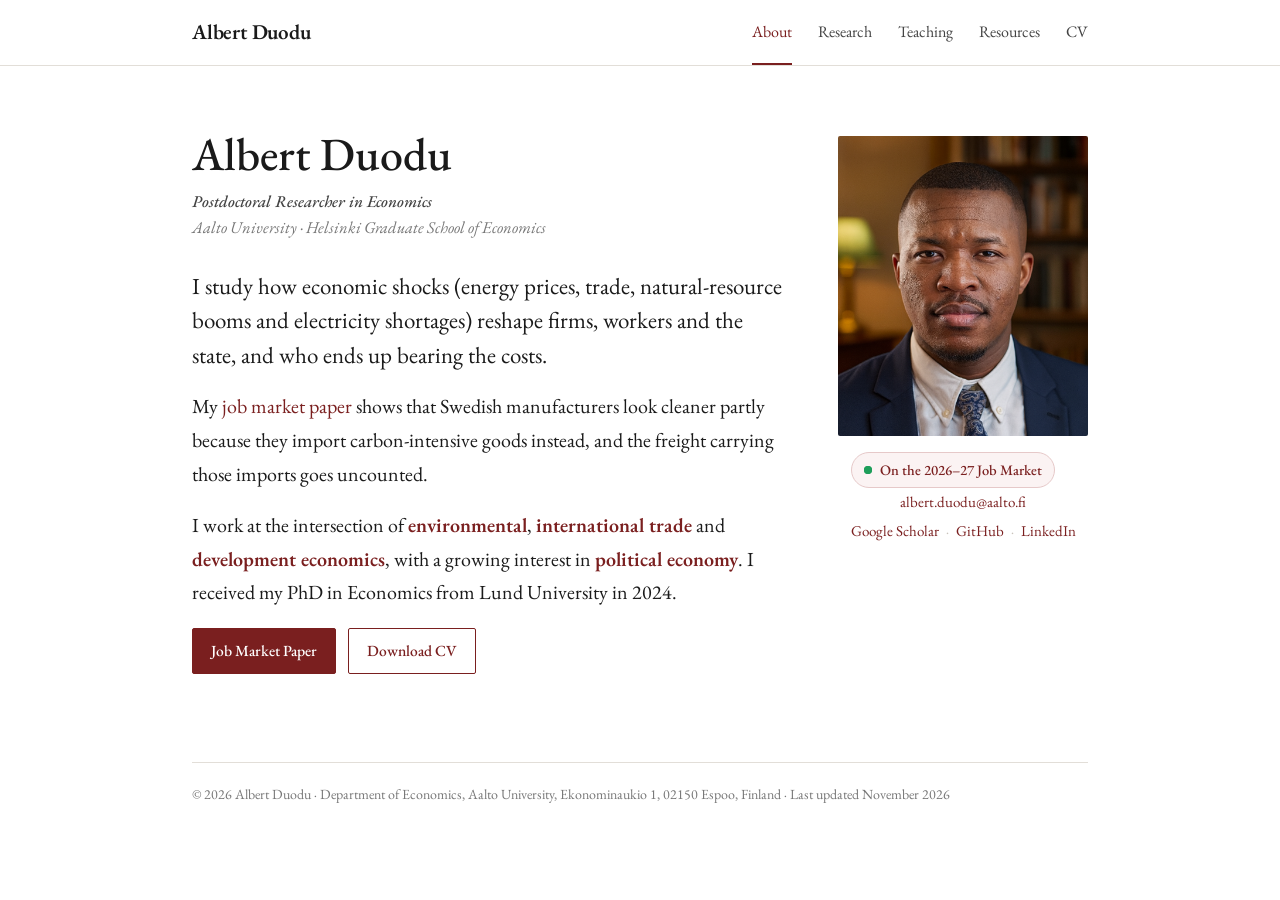
<file: index.htm>
<!DOCTYPE html>
<!-- Updated: 2026-11-12 -->
<html lang="en">
<head>
<meta charset="UTF-8">
<meta name="viewport" content="width=device-width, initial-scale=1.0">
<title>Albert Duodu</title>
<meta name="description" content="Albert Duodu, applied economist at Aalto University and the Helsinki Graduate School of Economics. Environmental, international trade and development economics.">
<link href="https://fonts.googleapis.com/css2?family=EB+Garamond:ital,wght@0,400;0,500;0,600;1,400;1,500&display=swap" rel="stylesheet">
<style>
  :root {
    --bg: #ffffff;
    --bg-soft: #faf8f5;
    --ink: #1a1a1a;
    --ink-soft: #444;
    --ink-muted: #777;
    --rule: #e2ded8;
    --accent: #7a1f1f;
    --accent-dark: #5f1717;
    --status: #1f5f5b;
    --status-soft: #555;
    --control: #6b6b6b;
    --live: #1e9e5a;
    --serif: 'EB Garamond', Georgia, 'Times New Roman', serif;
    --sans: 'EB Garamond', Georgia, 'Times New Roman', serif;
  }
  *, *::before, *::after { box-sizing: border-box; margin: 0; padding: 0; }
  html { font-size: 17px; scroll-padding-top: 80px; }
  body {
    font-family: var(--serif);
    background: var(--bg);
    color: var(--ink);
    line-height: 1.55;
    -webkit-font-smoothing: antialiased;
  }
  a { color: var(--accent); text-decoration: none; border-bottom: 1px solid transparent; transition: border-color .15s ease, color .15s ease; }
  a:hover { border-bottom-color: var(--accent); }

  /* ---------- Top bar ---------- */
  .topbar {
    position: sticky; top: 0; z-index: 40;
    background: rgba(255,255,255,.94);
    backdrop-filter: saturate(160%) blur(8px);
    -webkit-backdrop-filter: saturate(160%) blur(8px);
    border-bottom: 1px solid var(--rule);
  }
  .topbar-inner {
    max-width: 960px; margin: 0 auto; padding: 0 32px;
    display: flex; align-items: center; justify-content: space-between; gap: 24px;
    min-height: 62px;
  }
  .brand {
    font-family: var(--serif); font-size: 21px; font-weight: 600;
    color: var(--ink); letter-spacing: -0.2px; white-space: nowrap;
  }
  .brand:hover { border-bottom-color: transparent; color: var(--accent); }
  nav.tabs ul { list-style: none; display: flex; gap: 26px; }
  nav.tabs a {
    font-family: var(--sans); font-size: 13.5px; font-weight: 500;
    color: var(--ink-soft); padding: 20px 0 18px; display: inline-block;
    border-bottom: 2px solid transparent;
  }
  nav.tabs a:hover { color: var(--accent); border-bottom-color: transparent; }
  nav.tabs a.active { color: var(--accent); border-bottom-color: var(--accent); }

  .container { max-width: 960px; margin: 0 auto; padding: 0 32px 80px; }
  section { display: none; }
  section.active { display: block; animation: fadeIn .35s ease; }
  @keyframes fadeIn { from { opacity: 0; transform: translateY(4px); } to { opacity: 1; transform: none; } }

  /* ---------- Hero (About) ---------- */
  .hero {
    display: grid; grid-template-columns: minmax(0, 1fr) 250px; gap: 56px;
    align-items: start; padding: 64px 0 24px;
  }
  .hero h1 {
    font-family: var(--serif); font-size: 46px; font-weight: 600;
    letter-spacing: -0.6px; line-height: 1.05; margin-bottom: 10px;
  }
  .hero .role {
    font-family: var(--sans); font-size: 14.5px; color: var(--ink-muted);
    margin-bottom: 28px; line-height: 1.6;
  }
  .hero .role strong { font-weight: 500; color: var(--ink-soft); }
  .body-text { font-size: 18.5px; line-height: 1.68; color: var(--ink); margin-bottom: 18px; }
  .body-text strong { font-weight: 600; }
  .body-text strong.hl { color: var(--accent); }
  .body-text.lead { font-size: 22px; line-height: 1.5; color: var(--ink); }
  .hero-side { display: flex; flex-direction: column; align-items: center; gap: 16px; padding-top: 6px; }
  .portrait {
    width: 250px; height: 300px; object-fit: cover; display: block;
    border-radius: 6px; background: #f4f1ec;
    box-shadow: 0 1px 2px rgba(0,0,0,.06), 0 12px 32px rgba(40,20,20,.14);
  }
  .jm-badge {
    display: inline-flex; align-items: center; gap: 8px;
    padding: 6px 12px; border-radius: 999px;
    font-family: var(--sans); font-size: 10.5px; font-weight: 600;
    text-transform: uppercase; letter-spacing: 1px;
    color: var(--accent); background: #fbf3f3; border: 1px solid #e6c9c9;
  }
  .live-dot { position: relative; width: 8px; height: 8px; border-radius: 50%; background: var(--live); flex: none; }
  .live-dot::after {
    content: ''; position: absolute; inset: 0; border-radius: 50%;
    background: var(--live); animation: livePulse 1.8s ease-out infinite;
  }
  @keyframes livePulse { 0% { transform: scale(1); opacity: .7; } 100% { transform: scale(2.8); opacity: 0; } }
  .contact-links {
    font-family: var(--sans); font-size: 13px; text-align: center; line-height: 1.9;
    color: var(--ink-muted);
  }
  .contact-links .sep { margin: 0 7px; color: #c9c3bb; }
  .cta-row { display: flex; gap: 12px; flex-wrap: wrap; margin: 8px 0 0; }
  .cta-row a.cta {
    font-family: var(--sans); font-size: 13.5px; font-weight: 500;
    padding: 10px 18px; border: 1px solid var(--accent); border-radius: 4px;
    color: var(--accent); background: transparent;
    transition: background .15s ease, color .15s ease, transform .15s ease;
  }
  .cta-row a.cta:hover { background: var(--accent); color: #fff; border-color: var(--accent); transform: translateY(-1px); }
  .cta-row a.cta.primary { background: var(--accent); color: #fff; }
  .cta-row a.cta.primary:hover { background: var(--accent-dark); border-color: var(--accent-dark); }

  /* ---------- Page heads ---------- */
  .page-head { padding: 56px 0 8px; margin-bottom: 8px; }
  .page-head h2 {
    font-family: var(--serif); font-size: 36px; font-weight: 600;
    letter-spacing: -0.4px; line-height: 1.1; margin-bottom: 8px;
  }
  .page-head p { font-family: var(--sans); font-size: 14.5px; color: var(--ink-muted); max-width: 640px; line-height: 1.6; }
  h3.subsection {
    font-family: var(--sans); font-size: 12px; font-weight: 600;
    color: var(--accent); letter-spacing: 1.2px; text-transform: uppercase;
    margin: 40px 0 18px; padding-bottom: 10px; border-bottom: 1px solid var(--rule);
  }
  h4.subsubsection {
    font-family: var(--serif); font-size: 19px; font-weight: 600;
    color: var(--ink); margin: 26px 0 6px;
  }

  /* ---------- Papers ---------- */
  .paper { padding: 4px 0 22px; margin-bottom: 18px; border-bottom: 1px solid #efebe6; }
  .paper:last-of-type { border-bottom: none; }
  .paper .ptitle {
    font-family: var(--serif); font-size: 19.5px; font-weight: 600;
    color: var(--ink); line-height: 1.32; margin-bottom: 6px;
  }
  .paper .ptitle a { color: var(--ink); border-bottom: none; }
  .paper .ptitle a:hover { color: var(--accent); }
  .paper .pmeta { font-family: var(--sans); font-size: 13px; color: var(--ink-muted); margin-bottom: 6px; display: flex; flex-wrap: wrap; align-items: center; gap: 4px 12px; }
  .paper .pmeta .coauthor { font-style: italic; }
  .paper .pmeta .status { color: var(--status); font-weight: 500; }
  .paper .pmeta .status.wp { color: var(--status-soft); }
  .paper .pmeta .wip { color: var(--ink-muted); font-style: italic; }
  .paper .pmeta .field { font-size: 11px; letter-spacing: .03em; color: var(--ink-soft); border: 1px solid var(--rule); border-radius: 999px; padding: 1px 8px; }
  .paper .pmeta a.plink {
    font-size: 11px; font-weight: 600; letter-spacing: .6px; text-transform: uppercase;
    padding: 2px 8px; border: 1px solid #e6c9c9; border-radius: 3px; background: #fbf3f3;
  }
  .paper .pmeta a.plink:hover { background: var(--accent); color: #fff; border-color: var(--accent); }
  .paper .abstract {
    font-size: 16.5px; color: var(--ink-soft); line-height: 1.65;
    display: none; margin-top: 10px; padding: 2px 0 2px 16px;
    border-left: 2px solid #e6c9c9;
  }
  .paper .abstract.open { display: block; }
  .paper .toggle {
    font-family: var(--sans); font-size: 12px; color: var(--control);
    background: none; border: none; cursor: pointer; padding: 0;
    margin-top: 4px; letter-spacing: 0.3px; transition: color .15s ease;
  }
  .paper .toggle:hover { color: var(--accent); }
  .paper.featured .ptitle { font-size: 22px; }
  .paper.featured .abstract { border-left: none; padding-left: 0; }

  /* ---------- Teaching ---------- */
  .teach-list { list-style: none; }
  .teach-item {
    display: grid; grid-template-columns: 1fr auto; gap: 16px;
    align-items: baseline; padding: 16px 0; border-bottom: 1px solid #efebe6;
  }
  .teach-item:last-child { border-bottom: none; }
  .teach-name { font-family: var(--serif); font-size: 19px; font-weight: 600; }
  .teach-name a.syl { font-family: var(--sans); font-size: 11px; font-weight: 600; letter-spacing: .6px; text-transform: uppercase; margin-left: 8px; }
  .teach-inst { font-family: var(--sans); font-size: 13px; color: var(--ink-muted); margin-top: 3px; }
  .teach-tag {
    font-family: var(--sans); font-size: 10.5px; text-transform: uppercase;
    letter-spacing: 1px; color: var(--ink-muted);
  }
  .teach-tag.current { color: var(--accent); font-weight: 600; }

  /* ---------- Resources ---------- */
  .res-list { list-style: none; margin-bottom: 4px; }
  .res-list li { padding: 12px 0; border-bottom: 1px solid #efebe6; }
  .res-list li:last-child { border-bottom: none; }
  .res-list .rname { font-family: var(--serif); font-size: 18px; font-weight: 600; line-height: 1.35; }
  .res-list .rname a { color: var(--ink); }
  .res-list .rname a:hover { color: var(--accent); border-bottom-color: var(--accent); }
  .res-list .rname a::after { content: '\2197'; font-family: var(--sans); font-size: .62em; font-weight: 500; color: var(--accent); margin-left: 3px; vertical-align: .35em; }
  .res-list .rdesc { font-family: var(--sans); font-size: 13.5px; color: var(--ink-muted); line-height: 1.55; margin-top: 2px; }

  /* ---------- Footer ---------- */
  footer.site-footer {
    margin-top: 64px; padding-top: 20px; border-top: 1px solid var(--rule);
    font-family: var(--sans); font-size: 12.5px; color: var(--ink-muted); line-height: 1.7;
  }

  /* ---------- Welcome tag ---------- */
  .welcome-tag {
    position: fixed; top: 0; right: 24px; z-index: 50;
    display: flex; flex-direction: column; align-items: center;
    transform-origin: top center; cursor: pointer;
    animation: wtDrop .9s cubic-bezier(.3,1.4,.5,1) both, wtSwing 1.4s ease-in-out .9s 4 alternate;
    transition: opacity .6s ease, transform .6s ease;
  }
  .welcome-tag .wt-string { width: 1px; height: 74px; background: var(--ink-muted); }
  .welcome-tag .wt-card {
    position: relative; padding: 14px 16px 9px;
    font-family: var(--serif); font-size: 15px; font-weight: 600; color: #fff;
    background: var(--accent); border-radius: 3px;
    box-shadow: 0 4px 12px rgba(0,0,0,.15);
  }
  .welcome-tag .wt-card::before {
    content: ''; position: absolute; top: 5px; left: 50%;
    width: 6px; height: 6px; margin-left: -3px; border-radius: 50%; background: var(--bg);
  }
  .welcome-tag.hide { animation: none; opacity: 0; transform: translateY(-120%); pointer-events: none; }
  @keyframes wtDrop { from { transform: translateY(-110%); } to { transform: translateY(0); } }
  @keyframes wtSwing { from { transform: rotate(-5deg); } to { transform: rotate(5deg); } }

  @media (prefers-reduced-motion: reduce) {
    .live-dot::after, .welcome-tag, section.active { animation: none; }
  }

  /* ---------- Small screens ---------- */
  @media (max-width: 760px) {
    .topbar-inner { flex-direction: column; align-items: flex-start; gap: 0; padding: 12px 20px 0; }
    nav.tabs { width: 100%; overflow-x: auto; -webkit-overflow-scrolling: touch; }
    nav.tabs ul { gap: 2px 18px; flex-wrap: wrap; }
    nav.tabs a { padding: 10px 0 10px; white-space: nowrap; font-size: 13px; }
    .container { padding: 0 20px 64px; }
    .hero { grid-template-columns: 1fr; gap: 28px; padding-top: 32px; }
    .hero-side { order: -1; flex-direction: row; flex-wrap: wrap; align-items: center; justify-content: flex-start; gap: 14px 18px; }
    .hero-side { flex-wrap: nowrap; }
    .portrait { width: 104px; height: 126px; flex: none; }
    .hero-side .side-text { display: flex; flex-direction: column; align-items: flex-start; gap: 10px; min-width: 0; }
    .jm-badge { font-size: 9.5px; letter-spacing: .6px; padding: 5px 10px; }
    .contact-links { text-align: left; }
    .hero h1 { font-size: 36px; }
    .body-text.lead { font-size: 20px; }
    .page-head { padding-top: 36px; }
    .page-head h2 { font-size: 30px; }
    .teach-item { grid-template-columns: 1fr; gap: 4px; }
    .welcome-tag { right: 16px; }
    .welcome-tag .wt-string { height: 30px; }
  }
  /* ---------- Typography: EB Garamond throughout (Nov 2026) ---------- */
  html { font-size: 18.5px; }
  .body-text { font-size: 20px; }
  .body-text.lead { font-size: 23px; }
  .hero h1, .page-head h2 { font-weight: 500; letter-spacing: 0; }
  .hero .role { font-size: 16.5px; font-style: italic; }
  nav.tabs a { font-size: 16px; font-weight: 400; }
  .cta-row a.cta { font-size: 15.5px; border-radius: 2px; }
  .cta-row a.cta:hover { transform: none; }
  .portrait { box-shadow: none; border-radius: 2px; }
  .jm-badge { text-transform: none; letter-spacing: 0; font-size: 14.5px; font-weight: 500; }
  h3.subsection { font-family: var(--serif); font-size: 18px; text-transform: none; letter-spacing: 0; }
  .paper .pmeta a.plink { font-size: 13.5px; text-transform: none; letter-spacing: 0; font-weight: 500; }
  .paper .ptitle a { border-bottom: 1px solid rgba(122,31,31,.3); }
  .paper .ptitle a:hover { color: var(--accent); border-bottom-color: var(--accent); }
  .paper .pmeta .field { font-size: 13.5px; }
  footer.site-footer { font-size: 14px; }
  .contact-links { font-size: 15px; }
  .page-head p, .paper .pmeta, .teach-inst, .res-list .rdesc { font-size: 15.5px; }
  .paper .toggle { font-size: 14px; }
  .teach-name a.syl, .teach-tag { font-size: 13px; letter-spacing: .3px; }
  .res-grid { display: grid; grid-template-columns: 1fr 1fr; gap: 6px 56px; align-items: start; }
  .res-grid h4.subsubsection { margin: 18px 0 6px; font-size: 18px; }
  .res-grid .res-list li { padding: 5px 0; border-bottom: none; }
  .res-grid .res-list .rname { font-size: 17px; font-weight: 500; }
  .res-grid .res-list .rdesc { font-size: 14.5px; line-height: 1.4; margin-top: 0; }
  .res-grid .res-wide { grid-column: 1 / -1; }
  .res-grid .res-wide .res-list { columns: 2; column-gap: 56px; }
  .res-grid .res-wide .res-list li { break-inside: avoid; }
  .welcome-tag { display: none; }
  @media (max-width: 760px) {
    .res-grid { grid-template-columns: 1fr; gap: 0; }
    .res-grid .res-wide .res-list { columns: 1; }
    nav.tabs a { font-size: 15px; }
    .jm-badge { font-size: 13.5px; }
    .body-text.lead { font-size: 21px; }
  }
</style>
</head>
<body>
<header class="topbar">
  <div class="topbar-inner">
    <a class="brand" href="#about" onclick="show('about');return false;">Albert Duodu</a>
    <nav class="tabs" aria-label="Site sections">
      <ul>
        <li><a href="#about" id="tab-about" class="active" onclick="show('about');return false;">About</a></li>
        <li><a href="#research" id="tab-research" onclick="show('research');return false;">Research</a></li>
        <li><a href="#teaching" id="tab-teaching" onclick="show('teaching');return false;">Teaching</a></li>
        <li><a href="#resources" id="tab-resources" onclick="show('resources');return false;">Resources</a></li>
        <li><a href="Albert_Duodu_CV.pdf">CV</a></li>
      </ul>
    </nav>
  </div>
</header>
<main class="container">
  <section id="about" class="active">
    <div class="hero">
      <div class="hero-main">
        <h1>Albert Duodu</h1>
        <div class="role"><strong>Postdoctoral Researcher in Economics</strong><br>Aalto University &middot; Helsinki Graduate School of Economics</div>
        <p class="body-text lead">I study how economic shocks (energy prices, trade, natural-resource booms and electricity shortages) reshape firms, workers and the state, and who ends up bearing the costs.</p>
        <p class="body-text">My <a href="Albert_JMP.pdf">job market paper</a> shows that Swedish manufacturers look cleaner partly because they import carbon-intensive goods instead, and the freight carrying those imports goes uncounted.</p>
        <p class="body-text">I work at the intersection of <strong class="hl">environmental</strong>, <strong class="hl">international trade</strong> and <strong class="hl">development economics</strong>, with a growing interest in <strong class="hl">political economy</strong>. I received my PhD in Economics from Lund University in 2024.</p>
        <div class="cta-row">
          <a class="cta primary" href="Albert_JMP.pdf">Job Market Paper</a>
          <a class="cta" href="Albert_Duodu_CV.pdf">Download CV</a>
        </div>
      </div>
      <aside class="hero-side">
        <img class="portrait" src="Albert_pic.png" alt="Albert Duodu">
        <div class="side-text">
          <div class="jm-badge"><span class="live-dot" aria-hidden="true"></span>On the 2026&#8211;27 Job Market</div>
          <div class="contact-links">
            <a href="mailto:albert.duodu@aalto.fi">albert.duodu@aalto.fi</a><br>
            <a href="https://scholar.google.com/citations?user=EQT7zdYAAAAJ&hl=en">Google Scholar</a><span class="sep">&middot;</span><a href="https://github.com/albertduodu">GitHub</a><span class="sep">&middot;</span><a href="https://www.linkedin.com/in/albert-duodu/">LinkedIn</a>
          </div>
        </div>
      </aside>
    </div>
  </section>

  <section id="research">
    <header class="page-head">
      <h2>Research</h2>
      <p>My job market paper, papers under review, working papers and projects in progress. PDFs are linked where available.</p>
    </header>
    <h3 class="subsection">Job Market Paper</h3>
    <div class="paper featured">
      <div class="ptitle"><a href="Albert_JMP.pdf">Cleaner Firms, Dirtier Trade: Carbon Offshoring and the Limits of Production-Based Accounting</a></div>
      <div class="pmeta">
        <span class="field">Environment &amp; Trade</span>
      </div>
      <div class="abstract open" id="abs1">
        Manufacturing in rich countries is getting cleaner&#8212;on paper. Recent firm-level studies find little evidence that offshoring to pollution havens drives this clean-up. Linking plant-level fuel use for Swedish manufacturers (2006&#8211;2014) to imports weighted by their embodied carbon, I instrument firms&#8217; carbon imports with a shift-share of foreign export-supply shocks. A 10 percent rise in carbon imports lowers production-based CO&#8322; intensity by 6.7 percent. This is not cleaner technique: two thirds of the decline is value added rising, and I find no fuel switching. The pollution-haven margin, sourcing the same products from dirtier origins, is weak on average, as earlier studies find, but significant among firms that bought many distinct products before the shock, which have more room to reallocate. Yet the carbon does not disappear: firms&#8217; own transport emissions and the international freight carrying their imports both rise, and the national inventory attributes neither to Swedish manufacturing. The imported goods embody 64 percent more carbon than producing them in Sweden would. At most 2 percent of imported carbon enters through a country where the importing firm owns a plant, so leakage policy aimed at multinationals misses almost all of it, and the EU&#8217;s carbon border adjustment, which excludes freight, misses the transport leg. Where emissions are counted can matter as much as whether they fall.
      </div>
      <button class="toggle" onclick="toggle('abs1', this)">Hide abstract &#9652;</button>
    </div>
    <h3 class="subsection">Under Review</h3>
    <div class="paper">
      <div class="ptitle"><a href="IC_Albert_Zouheir.pdf">Greener Under Pressure: The Local Geography of Import Competition and Emissions in Swedish Manufacturing</a></div>
      <div class="pmeta">
        <span class="status">Reject and Resubmit</span>
        <span class="coauthor">with Zouheir El-Sahli</span> <span class="field">Environment, Trade &amp; Spatial</span>
      </div>
      <div class="abstract" id="abs2">
        We examine how local import competition &#8211; measured across different spatial dimensions within Sweden &#8211; affects the CO&#8322; emission intensity of manufacturing firms. Using detailed geographic data on Swedish manufacturers, we show that increased local import competition leads to lower firm-level emissions, with the effect diminishing as the distance between producers and importers grows. We identify two mechanisms: (i) a pro-competitive efficiency effect, with gains in TFP, higher value added, lower marginal costs, and higher markups; and (ii) a product-mix effect, with reallocation away from emission-intensive goods. We also document evidence of carbon offshoring and investment in pollution abatement as additional firm responses.
      </div>
      <button class="toggle" onclick="toggle('abs2', this)">Show abstract &#9662;</button>
    </div>
    <div class="paper">
      <div class="ptitle"><a href="Albert_energy_price_shocks.pdf">Environment and the Economy: Firm-Level Responses to Energy Price Shocks</a></div>
      <div class="pmeta">
        <span class="status">Under Review</span> <span class="field">Environment &amp; Trade</span>
      </div>
      <div class="abstract" id="abs3">
        Carbon pricing is a cornerstone of climate policy, yet its firm-level incidence remains poorly understood. Combining matched employer&#8211;employee and firm-level data from Sweden (2006&#8211;2014) with a shift-share IV and a dynamic difference-in-differences design that exploits variation in exposure to energy tax reforms, I show that higher energy prices generate substantial reductions in energy use and CO&#8322; emissions. These environmental gains come with economically meaningful adjustments: declines in productivity and employment, and incomplete cost pass-through. The incidence is highly heterogeneous &#8211; low-productivity firms and high-skilled workers bear disproportionate costs, while more productive firms absorb shocks more easily.
      </div>
      <button class="toggle" onclick="toggle('abs3', this)">Show abstract &#9662;</button>
    </div>
    <h3 class="subsection">Working Papers</h3>
    <div class="paper">
      <div class="ptitle"><a href="Albert_gold_rush.pdf">How Long Does a Gold Rush Last? Evidence from Africa&#8217;s Gold Price Cycle</a></div>
      <div class="pmeta">
        <span class="status wp">Working Paper</span> <span class="field">Development, Environment &amp; Spatial</span>
      </div>
      <div class="abstract" id="abs9">
        Artisanal gold mining spread across Africa as the world gold price rose to its 2012 peak. How long does such a gold rush last? I exploit the interaction between geology suitable for artisanal gold mining and the rise, fall and second rise of the world gold price, using household surveys and satellite data. In the eight countries surveyed on both sides of the peak, men in gold-suitable places leave farming as the price rises and partly return as it falls: about three-fifths of the decline is recovered, mostly as part-year farming. Forest loss, by contrast, rises with the price, stays high after the peak and increases further after 2019, mostly where no gold mining is on record, while the second rise brings no clear new exit from farming. Teenagers attend school less during the boom, and gold-suitable places keep part of their gain in relative household wealth. Employment at the peak can be a poor guide to what a gold rush leaves behind.
      </div>
      <button class="toggle" onclick="toggle('abs9', this)">Show abstract &#9662;</button>
    </div>
    <h3 class="subsection">Work in Progress</h3>
    <div class="paper">
      <div class="ptitle">When the Lights Go Out: Service Failure and Political Attribution in Africa</div>
      <div class="pmeta">
        <span class="wip">In Progress</span>
        <span class="coauthor">with <a href="https://www.lse.ac.uk/people/maria-cedro">Maria Cedro</a> and <a href="https://www.lse.ac.uk/people/beyza-gulmezoglu">Beyza Gulmezoglu</a></span> <a class="plink" href="mailto:albert.duodu@aalto.fi?subject=Draft%20request%3A%20When%20the%20Lights%20Go%20Out">Email for draft</a> <span class="field">Development &amp; Political Economy</span>
      </div>
      <div class="abstract" id="abs4">
        How do citizens respond when the state repeatedly fails at a visible task? Using geocoded surveys of 201,286 respondents in 42 African countries, we show that sustained local outages lower presidential approval but raise contentious participation: contacting officials, organising and protesting. In a difference-in-differences design around Ghana&#8217;s 2012&#8211;2016 <em>dumsor</em> crisis, exposure erodes beliefs about state competence, with a dose-response in outage intensity. In South Africa, where the state utility Eskom schedules and announces load shedding, outages lower satisfaction with electricity but not trust in government. Blame appears to follow the institution that visibly controls the service.
      </div>
      <button class="toggle" onclick="toggle('abs4', this)">Show abstract &#9662;</button>
    </div>
    <div class="paper">
      <div class="ptitle">Artisanal Mining and the Hollowing of the Formal Sector: Evidence from Ghana&#8217;s Galamsey Zones</div>
      <div class="pmeta">
        <span class="wip">In Progress</span>
        <span class="coauthor">with <a href="https://sites.google.com/view/mdanquah/home">Michael Danquah</a></span> <a class="plink" href="mailto:albert.duodu@aalto.fi?subject=Draft%20request%3A%20Artisanal%20Mining%20and%20the%20Formal%20Sector">Email for draft</a> <span class="field">Development, Environment &amp; Spatial</span>
      </div>
      <div class="abstract" id="abs5">
        Informal resource booms can reshape local economies in ways that formal-sector statistics miss. We study Ghana&#8217;s artisanal gold boom (galamsey), which employs roughly a million people. We measure each district&#8217;s exposure using the interaction between its share of land on gold-bearing Birimian bedrock and the world gold price. Gold-suitable districts have about 19 percent fewer formal establishments than other districts in the same region, a cross-sectional gap concentrated in agriculture-linked sectors. Household surveys show a distinct change in male employment: between 2003 and 2014, as the gold price more than tripled, the male employment rate in fully gold-suitable districts rose by about 6 percentage points relative to other districts, mostly in agricultural and manual occupations. We find no differential trend in the 1990s. The establishment gap is larger in wetter districts and absent in drought-prone ones, a pattern consistent with agriculture being an important source of labour for mining. Night-lights in exposed districts fell by about 9 percent after the 2017 crackdown on illegal mining, although the estimate is imprecise. Taken together, the findings describe gold-belt districts with fewer formal establishments but a relative rise in male employment, a combination that establishment counts alone would not reveal.
      </div>
      <button class="toggle" onclick="toggle('abs5', this)">Show abstract &#9662;</button>
    </div>
    <div class="paper">
      <div class="ptitle">The Incidence of Public Pay Reform: Earnings, Sorting, and Service Delivery under Ghana&#8217;s Single Spine Policy</div>
      <div class="pmeta">
        <span class="wip">In Progress</span>
        <a class="plink" href="mailto:albert.duodu@aalto.fi?subject=Draft%20request%3A%20The%20Incidence%20of%20Public%20Pay%20Reform">Email for draft</a> <span class="field">Development &amp; Political Economy</span>
      </div>
      <div class="abstract" id="abs7">
        Who gains when a government raises and compresses public pay, and does the raise reach the services the state delivers? Ghana&#8217;s 2010 Single Spine Pay Policy placed roughly 400,000 public employees on a single salary schedule and raised the public wage bill by about half within two years. It was explicitly designed to lift the lowest-paid. It did not. Using four waves of nationally representative household surveys and a difference-in-differences identified within birth cohort, gender and ethnicity groups that no pay reform can reshuffle, I find that public earnings rose by about nine log points, but that the gain accrued almost entirely to workers with secondary education and above; those with middle schooling or less gained nothing measurable. Nor did the money reach the services those workers staff. Matching household health surveys to districts&#8217; pre-reform public-employment shares, facility delivery, antenatal care and skilled birth attendance all rose by less where the state employed most, and the displaced births went home, unattended, rather than to private clinics. None of this is visible against the comparison group used in the prior literature, whose informal wages raced ahead during Ghana&#8217;s commodity boom.
      </div>
      <button class="toggle" onclick="toggle('abs7', this)">Show abstract &#9662;</button>
    </div>
    <div class="paper">
      <div class="ptitle">Who Bears the Carbon Border? Optimal CBAM Design with Incomplete Pass-Through</div>
      <div class="pmeta">
        <span class="wip">In Progress</span>
        <span class="coauthor">with <a href="https://hse-econ.fi/liski/">Matti Liski</a></span> <span class="field">Environment &amp; Trade</span>
      </div>
    </div>
    <div class="paper">
      <div class="ptitle">Lights Out, Tax Gone: The Fiscal and Institutional Consequences of Electricity Shortages</div>
      <div class="pmeta"><span class="wip">Data secured</span> <span class="coauthor">with <a href="https://sites.google.com/view/lennard-zyska/home">Lennard Zyska</a></span> <span class="field">Development &amp; Political Economy</span></div>
    </div>
    <div class="paper">
      <div class="ptitle">Electricity Rationing, Firm Dynamics and Labour Market Inequality</div>
      <div class="pmeta">
        <span class="wip">Data secured</span>
        <span class="coauthor">with <a href="https://timothykohler.github.io">Timothy Köhler</a> and <a href="https://sites.google.com/view/lennard-zyska/home">Lennard Zyska</a></span> <span class="field">Development &amp; Political Economy</span>
      </div>
    </div>
  </section>

  <section id="teaching">
    <header class="page-head">
      <h2>Teaching</h2>
      <p>Courses I teach and have taught at Aalto University, Lund University and the University of Ghana.</p>
    </header>
    <ul class="teach-list">
      <li class="teach-item">
        <div>
          <div class="teach-name">Economics of Global Challenges <a class="syl" href="syllabus.pdf">Syllabus</a></div>
          <div class="teach-inst">Aalto University &middot; Spring 2026</div>
        </div>
        <span class="teach-tag current">Current</span>
      </li>
      <li class="teach-item">
        <div>
          <div class="teach-name">Advanced Trade Theory</div>
          <div class="teach-inst">Lund University &middot; 2021&#8211;2024</div>
        </div>
        <span class="teach-tag">Past</span>
      </li>
      <li class="teach-item">
        <div>
          <div class="teach-name">International Trade Theory</div>
          <div class="teach-inst">Lund University &middot; 2021&#8211;2024</div>
        </div>
        <span class="teach-tag">Past</span>
      </li>
      <li class="teach-item">
        <div>
          <div class="teach-name">International Economics</div>
          <div class="teach-inst">Lund University &middot; 2021&#8211;2024</div>
        </div>
        <span class="teach-tag">Past</span>
      </li>
      <li class="teach-item">
        <div>
          <div class="teach-name">Econometrics</div>
          <div class="teach-inst">University of Ghana &middot; 2015&#8211;2017</div>
        </div>
        <span class="teach-tag">Past</span>
      </li>
      <li class="teach-item">
        <div>
          <div class="teach-name">International Economics</div>
          <div class="teach-inst">University of Ghana &middot; 2015&#8211;2017</div>
        </div>
        <span class="teach-tag">Past</span>
      </li>
    </ul>
  </section>

  <section id="resources">
    <header class="page-head">
      <h2>Resources</h2>
      <p>Tools, guides and data I use and recommend, for PhD students and researchers working on applied questions in environmental, trade and development economics.</p>
    </header>

    <h3 class="subsection">Methods</h3>
    <div class="res-grid">
    <div class="res-group">
    <h4 class="subsubsection">Difference-in-Differences</h4>
    <ul class="res-list">
      <li><div class="rname"><a href="https://asjadnaqvi.github.io/DiD/">Asjad Naqvi</a>, <a href="https://www.jonathandroth.com/did-resources/">Jonathan Roth</a> and <a href="https://psantanna.com/did-resources/">Pedro Sant&#8217;Anna</a></div><div class="rdesc">Repositories of staggered and heterogeneity-robust DiD estimators, literature and software.</div></li>
      <li><div class="rname"><a href="https://github.com/austindenteh/staggered-did-workshop">Staggered DiD Workshop</a></div><div class="rdesc">Augustine Denteh&#8217;s workshop materials on DiD with staggered treatment timing.</div></li>
    </ul>
    </div>
    <div class="res-group">
    <h4 class="subsubsection">Causal Inference Texts</h4>
    <ul class="res-list">
      <li><div class="rname"><a href="https://mixtape.scunning.com/">Causal Inference: The Mixtape</a></div><div class="rdesc">Scott Cunningham&#8217;s free online book.</div></li>
      <li><div class="rname"><a href="https://theeffectbook.net/">The Effect</a></div><div class="rdesc">Nick Huntington-Klein&#8217;s free online introduction to research design and causality.</div></li>
    </ul>
    </div>
    </div>

    <h3 class="subsection">Data</h3>
    <div class="res-grid">
    <div class="res-group">
    <h4 class="subsubsection">Nordic Administrative Data</h4>
    <ul class="res-list">
      <li><div class="rname"><a href="https://www.scb.se/en/">Statistics Sweden (SCB)</a></div><div class="rdesc">Register microdata for research via MONA.</div></li>
      <li><div class="rname"><a href="https://stat.fi/en">Statistics Finland</a></div><div class="rdesc">Register microdata for research via FIONA.</div></li>
    </ul>
    </div>
    <div class="res-group">
    <h4 class="subsubsection">Trade</h4>
    <ul class="res-list">
      <li><div class="rname"><a href="https://comtradeplus.un.org/">UN Comtrade</a></div><div class="rdesc">Bilateral trade flows by product.</div></li>
      <li><div class="rname"><a href="https://www.cepii.fr/CEPII/en/bdd_modele/bdd_modele_item.asp?id=37">CEPII BACI</a></div><div class="rdesc">Reconciled bilateral trade at the HS6 level.</div></li>
      <li><div class="rname"><a href="https://wits.worldbank.org/">WITS</a></div><div class="rdesc">Trade and tariff data.</div></li>
    </ul>
    </div>
    <div class="res-group">
    <h4 class="subsubsection">Africa</h4>
    <ul class="res-list">
      <li><div class="rname"><a href="https://www.afrobarometer.org/data/">Afrobarometer</a></div><div class="rdesc">Public attitude surveys on governance, services and the economy.</div></li>
      <li><div class="rname"><a href="https://sa-tied.wider.unu.edu/">SA-TIED</a></div><div class="rdesc">South African tax administrative data for research.</div></li>
      <li><div class="rname"><a href="https://www.datafirst.uct.ac.za/dataportal/index.php/catalog/central/">DataFirst</a></div><div class="rdesc">Individual, household and firm microdata, mainly South Africa.</div></li>
      <li><div class="rname"><a href="https://www.econdata.co.za/">EconData</a></div><div class="rdesc">South African macroeconomic data.</div></li>
      <li><div class="rname"><a href="https://statsghana.gov.gh/">Ghana Statistical Service</a></div><div class="rdesc">Censuses, GLSS and the Integrated Business Establishment Survey.</div></li>
      <li><div class="rname"><a href="https://acleddata.com/">ACLED</a></div><div class="rdesc">Geocoded conflict and protest events.</div></li>
    </ul>
    </div>
    <div class="res-group">
    <h4 class="subsubsection">Global Development and Inequality</h4>
    <ul class="res-list">
      <li><div class="rname"><a href="https://data.worldbank.org/">World Bank Open Data</a> and <a href="https://microdata.worldbank.org/">Microdata Library</a></div><div class="rdesc">Indicators and household, firm and enterprise surveys.</div></li>
      <li><div class="rname"><a href="https://www.worldbank.org/en/programs/lsms">LSMS</a></div><div class="rdesc">Living Standards Measurement Study household surveys.</div></li>
      <li><div class="rname"><a href="https://dhsprogram.com/data/">Demographic and Health Surveys</a></div><div class="rdesc">Geocoded household surveys for over 90 countries.</div></li>
      <li><div class="rname"><a href="https://international.ipums.org/">IPUMS International</a></div><div class="rdesc">Harmonised census microdata.</div></li>
      <li><div class="rname"><a href="https://www.rug.nl/ggdc/productivity/pwt/">Penn World Table</a></div><div class="rdesc">Output, inputs and productivity across countries.</div></li>
      <li><div class="rname"><a href="https://wid.world/">World Inequality Database</a> and <a href="https://www.wider.unu.edu/database/world-income-inequality-database-wiid">WIID</a></div><div class="rdesc">Income and wealth inequality.</div></li>
    </ul>
    </div>
    <div class="res-group res-wide">
    <h4 class="subsubsection">Energy, Environment and Climate</h4>
    <ul class="res-list">
      <li><div class="rname"><a href="https://edgar.jrc.ec.europa.eu/">EDGAR</a></div><div class="rdesc">Global greenhouse gas and air pollutant emissions.</div></li>
      <li><div class="rname"><a href="https://www.euets.info/">EUETS.info</a></div><div class="rdesc">Installation-level EU ETS emissions and allowances.</div></li>
      <li><div class="rname"><a href="https://carbonpricingdashboard.worldbank.org/">Carbon Pricing Dashboard</a></div><div class="rdesc">Carbon taxes and emissions trading systems worldwide.</div></li>
      <li><div class="rname"><a href="https://www.iea.org/data-and-statistics">IEA Data</a></div><div class="rdesc">Energy balances, prices and use.</div></li>
      <li><div class="rname"><a href="https://ec.europa.eu/eurostat/data/database">Eurostat</a></div><div class="rdesc">European energy, environmental and economic statistics.</div></li>
      <li><div class="rname"><a href="https://eogdata.mines.edu/products/vnl/">VIIRS Nighttime Lights</a></div><div class="rdesc">Satellite night lights from the Earth Observation Group.</div></li>
    </ul>
    </div>
    </div>

    <h3 class="subsection">Replication and Code</h3>
    <div class="res-grid">
    <div class="res-group">
    <h4 class="subsubsection">Replication Archives and General</h4>
    <ul class="res-list">
      <li><div class="rname"><a href="https://www.openicpsr.org/openicpsr/aea">AEA Data and Code Repository</a></div><div class="rdesc">Replication packages for AEA journals.</div></li>
      <li><div class="rname"><a href="https://dataverse.harvard.edu/">Harvard Dataverse</a></div><div class="rdesc">Research and replication data across the social sciences.</div></li>
      <li><div class="rname"><a href="https://www.nber.org/research/data">NBER Research Data</a></div><div class="rdesc">Datasets hosted or curated by the NBER.</div></li>
      <li><div class="rname"><a href="https://fred.stlouisfed.org/">FRED</a></div><div class="rdesc">Macroeconomic and financial time series.</div></li>
    </ul>
    </div>
    <div class="res-group">
    <h4 class="subsubsection">Coding, Data and Reproducibility</h4>
    <ul class="res-list">
      <li><div class="rname"><a href="https://medium.com/the-stata-guide">The Stata Guide</a></div><div class="rdesc">Asjad Naqvi&#8217;s guide to data management, programming, visualisation and LaTeX/GitHub integration in Stata.</div></li>
      <li><div class="rname"><a href="https://friosavila.github.io/">Fernando Rios-Avila</a></div><div class="rdesc">Stata programming, visualisation and DiD packages.</div></li>
      <li><div class="rname"><a href="https://github.com/uo-ec607/lectures">Data Science for Economists</a> and <a href="https://grantmcdermott.com/software/">software tools</a></div><div class="rdesc">Grant McDermott&#8217;s lectures and packages.</div></li>
      <li><div class="rname"><a href="https://github.com/austindenteh/econ-data-starters">Econ Data Starters</a></div><div class="rdesc">Augustine Denteh&#8217;s starter code and documentation for public economics datasets in Stata and R.</div></li>
      <li><div class="rname"><a href="https://leap.unibocconi.eu/resources/courses/git-for-research-in-economics">Git for Research in Economics</a></div><div class="rdesc">Giacomo Battiston and Jared Gars.</div></li>
      <li><div class="rname"><a href="https://paulgp.substack.com/p/setting-up-github-copilot-and-vscode">GitHub Copilot in VS Code</a></div><div class="rdesc">Paul Goldsmith-Pinkham&#8217;s setup guide for LaTeX, Stata and R.</div></li>
      <li><div class="rname"><a href="https://github.com/Ghana-Data-Science-Summit-IndabaX-Ghana/IndabaX-2026/tree/main/Synthetic%20Data%20Generation%20for%20Economic%20Policymaking">Synthetic Data for Economic Policymaking</a></div><div class="rdesc">Augustine Denteh&#8217;s IndabaX Ghana 2026 tutorial.</div></li>
    </ul>
    </div>
    </div>

    <h3 class="subsection">The Profession</h3>
    <div class="res-grid">
    <div class="res-group">
    <ul class="res-list">
      <li><div class="rname"><a href="https://findeconexpert.com/">EconExpert</a></div><div class="rdesc">Find economists by research topic, method, paper or policy question.</div></li>
      <li><div class="rname"><a href="https://blogs.worldbank.org/en/impactevaluations/the-state-of-development-journals-2024--quality--acceptance-rate">State of Development Journals</a></div><div class="rdesc">David McKenzie&#8217;s annual data on development economics journals.</div></li>
    </ul>
    </div>
    </div>
  </section>
  <footer class="site-footer">
    &copy; 2026 Albert Duodu &middot; Department of Economics, Aalto University, Ekonominaukio 1, 02150 Espoo, Finland &middot; Last updated November 2026
  </footer>
</main>
<div class="welcome-tag" id="welcomeTag" aria-hidden="true" title="Click to dismiss">
  <span class="wt-string"></span>
  <div class="wt-card">Welcome!</div>
</div>
<script>
  const SECTIONS = ['about', 'research', 'teaching', 'resources'];
  function show(id) {
    SECTIONS.forEach(function (s) {
      var sec = document.getElementById(s);
      var tab = document.getElementById('tab-' + s);
      if (!sec || !tab) return;
      var active = (s === id);
      sec.classList.toggle('active', active);
      tab.classList.toggle('active', active);
    });
    if (id === 'about') showWelcome(); else hideWelcome();
    history.replaceState(null, '', '#' + id);
    window.scrollTo({ top: 0, behavior: 'smooth' });
  }
  function toggle(id, btn) {
    var el = document.getElementById(id);
    var open = el.classList.toggle('open');
    btn.innerHTML = open ? 'Hide abstract &#9652;' : 'Show abstract &#9662;';
  }
  (function () {
    var hash = location.hash.replace('#', '');
    if (SECTIONS.includes(hash)) show(hash);
  })();
  var welcomeEl = document.getElementById('welcomeTag');
  var welcomeTimer;
  function hideWelcome() {
    if (!welcomeEl) return;
    clearTimeout(welcomeTimer);
    welcomeEl.classList.add('hide');
  }
  function showWelcome() {
    if (!welcomeEl) return;
    clearTimeout(welcomeTimer);
    welcomeEl.classList.remove('hide');
    welcomeEl.style.animation = 'none';
    void welcomeEl.offsetWidth;
    welcomeEl.style.animation = '';
    welcomeTimer = setTimeout(hideWelcome, 7000);
  }
  if (welcomeEl) {
    welcomeEl.addEventListener('click', hideWelcome);
    if (document.getElementById('about').classList.contains('active')) showWelcome();
    else hideWelcome();
  }
</script>
</body>
</html>
</file>
